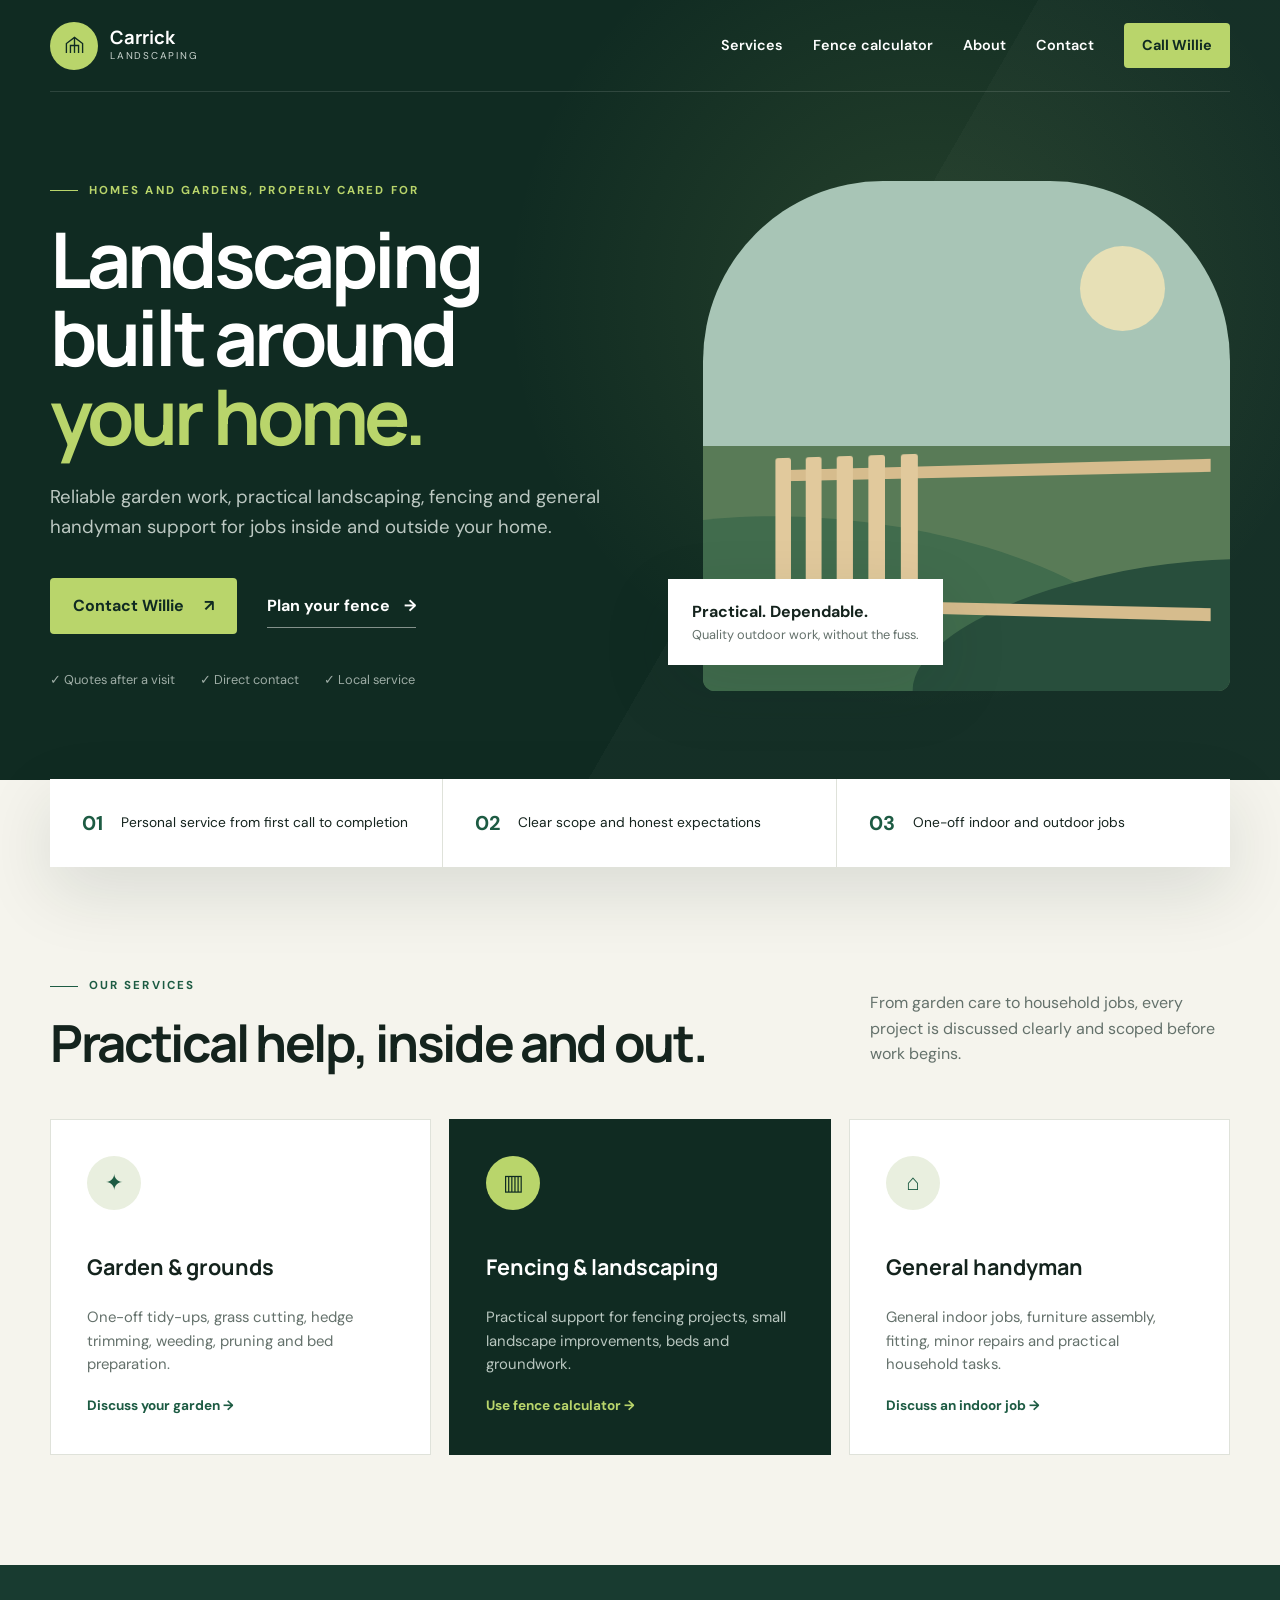
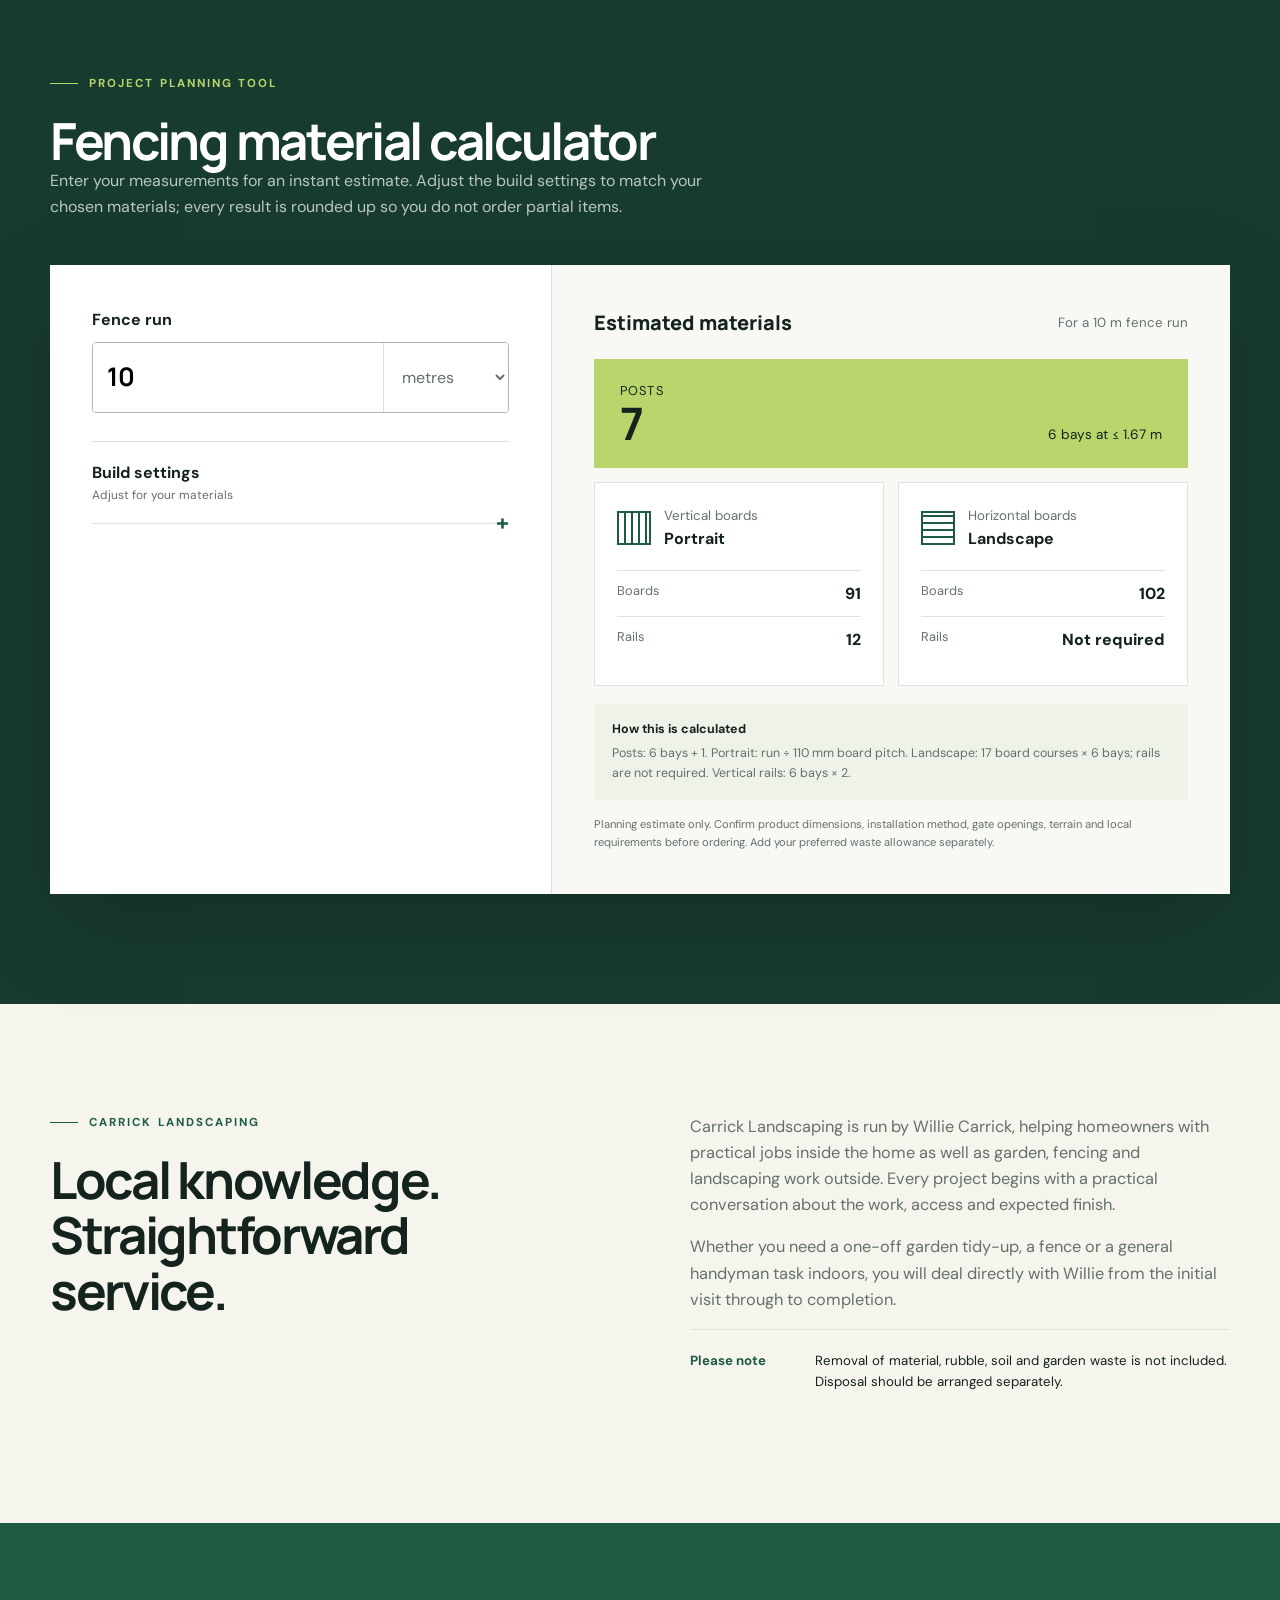
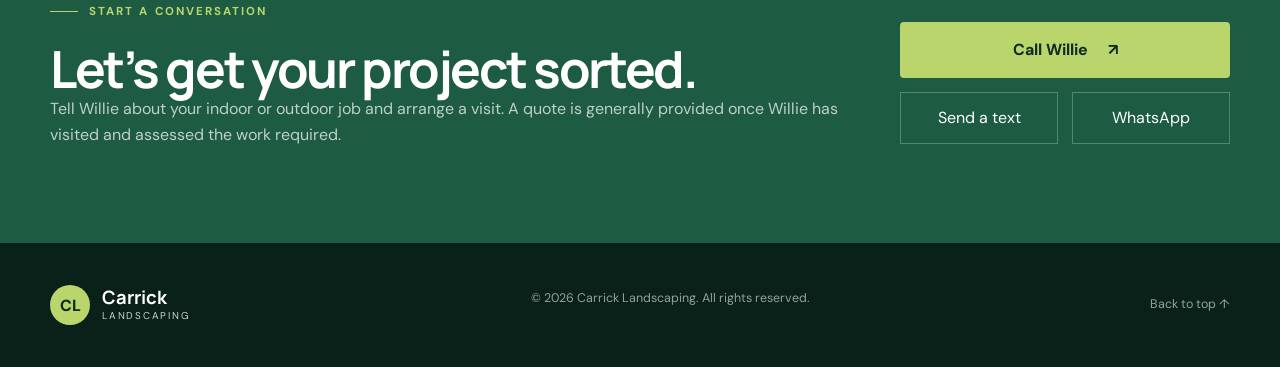
<file: index.html>
<!doctype html>
<html lang="en-GB">
<head>
  <meta charset="utf-8">
  <meta name="viewport" content="width=device-width, initial-scale=1">
  <meta name="theme-color" content="#102b22">
  <title>Carrick Landscaping | Landscaping, Fencing & Handyman Services</title>
  <meta name="description" content="Dependable landscaping, fencing and general handyman services for jobs inside and outside the home. Plan fencing with our free calculator.">
  <link rel="preconnect" href="https://fonts.googleapis.com">
  <link rel="preconnect" href="https://fonts.gstatic.com" crossorigin>
  <link href="https://fonts.googleapis.com/css2?family=DM+Sans:wght@400;500;600;700&family=Manrope:wght@600;700;800&display=swap" rel="stylesheet">
  <link rel="stylesheet" href="styles.css">
  <script src="script.js" defer></script>
</head>
<body>
  <header class="site-header" id="top">
    <nav class="nav shell" aria-label="Main navigation">
      <a class="brand" href="#top" aria-label="Carrick Landscaping home">
        <span class="brand-mark" aria-hidden="true"><svg viewBox="0 0 40 40"><path d="M8 31V17l12-9 12 9v14M14 31V20h12v11"/><path d="M20 8v23"/></svg></span>
        <span><strong>Carrick</strong><small>Landscaping</small></span>
      </a>
      <button class="nav-toggle" type="button" aria-label="Open navigation menu" aria-expanded="false"><span></span><span></span><span></span></button>
      <div class="nav-links">
        <a href="#services">Services</a><a href="#calculator">Fence calculator</a><a href="#about">About</a><a href="#contact">Contact</a>
        <a class="button button-small" href="tel:+447376904595">Call Willie</a>
      </div>
    </nav>

    <div class="hero shell">
      <div class="hero-copy">
        <p class="eyebrow"><span></span> Homes and gardens, properly cared for</p>
        <h1>Landscaping built around <em>your home.</em></h1>
        <p class="lead">Reliable garden work, practical landscaping, fencing and general handyman support for jobs inside and outside your home.</p>
        <div class="actions"><a class="button" href="#contact">Contact Willie <span>↗</span></a><a class="text-link" href="#calculator">Plan your fence <span>→</span></a></div>
        <div class="trust-row"><span>✓ Quotes after a visit</span><span>✓ Direct contact</span><span>✓ Local service</span></div>
      </div>
      <div class="hero-visual" aria-hidden="true">
        <div class="landscape-art"><div class="sun"></div><div class="hill hill-one"></div><div class="hill hill-two"></div><div class="fence"><i></i><i></i><i></i><i></i><i></i></div></div>
        <div class="floating-card"><strong>Practical. Dependable.</strong><span>Quality outdoor work, without the fuss.</span></div>
      </div>
    </div>
  </header>

  <main>
    <section class="stats shell" aria-label="Service benefits"><div><strong>01</strong><span>Personal service from first call to completion</span></div><div><strong>02</strong><span>Clear scope and honest expectations</span></div><div><strong>03</strong><span>One-off indoor and outdoor jobs</span></div></section>

    <section class="section shell" id="services">
      <div class="section-heading"><div><p class="eyebrow dark"><span></span> Our services</p><h2>Practical help, inside and out.</h2></div><p>From garden care to household jobs, every project is discussed clearly and scoped before work begins.</p></div>
      <div class="service-grid">
        <article><span class="service-icon">✦</span><h3>Garden & grounds</h3><p>One-off tidy-ups, grass cutting, hedge trimming, weeding, pruning and bed preparation.</p><a href="#contact">Discuss your garden →</a></article>
        <article class="featured"><span class="service-icon">▥</span><h3>Fencing & landscaping</h3><p>Practical support for fencing projects, small landscape improvements, beds and groundwork.</p><a href="#calculator">Use fence calculator →</a></article>
        <article><span class="service-icon">⌂</span><h3>General handyman</h3><p>General indoor jobs, furniture assembly, fitting, minor repairs and practical household tasks.</p><a href="#contact">Discuss an indoor job →</a></article>
      </div>
    </section>

    <section class="calculator-section" id="calculator">
      <div class="shell">
        <div class="calculator-intro"><p class="eyebrow light"><span></span> Project planning tool</p><h2>Fencing material calculator</h2><p>Enter your measurements for an instant estimate. Adjust the build settings to match your chosen materials; every result is rounded up so you do not order partial items.</p></div>
        <form class="calculator" id="fence-calculator">
          <div class="calculator-inputs">
            <div class="primary-input">
              <label for="distance">Fence run</label>
              <div class="input-combo"><input id="distance" name="distance" type="number" min="0.1" step="0.1" value="10" required inputmode="decimal"><select id="unit" name="unit" aria-label="Distance unit"><option value="metres">metres</option><option value="feet">feet</option></select></div>
            </div>
            <details>
              <summary>Build settings <span>Adjust for your materials</span></summary>
              <div class="settings-grid">
                <label>Fence height <span><input id="height" type="number" min="0.1" step="0.01" value="6"><select id="height-unit" aria-label="Height unit"><option value="metres">m</option><option value="feet" selected>ft</option></select></span></label>
                <label>Maximum post spacing <span><input id="post-spacing" type="number" min="0.1" step="0.01" value="6"><select id="spacing-unit" aria-label="Spacing unit"><option value="metres">m</option><option value="feet" selected>ft</option></select></span></label>
                <label>Board face width <span><input id="board-width" type="number" min="1" step="1" value="100"><b>mm</b></span></label>
                <label>Gap between boards <span><input id="board-gap" type="number" min="0" step="1" value="10"><b>mm</b></span></label>
                <label>Rails per bay (vertical) <span><input id="rails-per-bay" type="number" min="1" step="1" value="2"><b>rails</b></span></label>
              </div>
            </details>
            <p class="form-error" id="calculator-error" role="alert"></p>
          </div>
          <div class="results" aria-live="polite">
            <div class="results-head"><span>Estimated materials</span><small id="run-summary">For a 10 m fence run</small></div>
            <div class="result-common"><div><span>Posts</span><strong id="posts-result">7</strong></div><p id="bay-summary">6 bays at ≤ 1.67 m</p></div>
            <div class="orientation-grid">
              <article><div class="orientation-title"><span class="board-icon vertical"></span><div><small>Vertical boards</small><strong>Portrait</strong></div></div><dl><div><dt>Boards</dt><dd id="vertical-boards-result">91</dd></div><div><dt>Rails</dt><dd id="rails-result">12</dd></div></dl></article>
              <article><div class="orientation-title"><span class="board-icon horizontal"></span><div><small>Horizontal boards</small><strong>Landscape</strong></div></div><dl><div><dt>Boards</dt><dd id="horizontal-boards-result">102</dd></div><div><dt>Rails</dt><dd>Not required</dd></div></dl></article>
            </div>
            <div class="calculation-note"><strong>How this is calculated</strong><p id="formula-summary"></p></div>
            <p class="disclaimer">Planning estimate only. Confirm product dimensions, installation method, gate openings, terrain and local requirements before ordering. Add your preferred waste allowance separately.</p>
          </div>
        </form>
      </div>
    </section>

    <section class="section about shell" id="about">
      <div><p class="eyebrow dark"><span></span> Carrick Landscaping</p><h2>Local knowledge. Straightforward service.</h2></div>
      <div><p>Carrick Landscaping is run by Willie Carrick, helping homeowners with practical jobs inside the home as well as garden, fencing and landscaping work outside. Every project begins with a practical conversation about the work, access and expected finish.</p><p>Whether you need a one-off garden tidy-up, a fence or a general handyman task indoors, you will deal directly with Willie from the initial visit through to completion.</p><div class="notice"><strong>Please note</strong><span>Removal of material, rubble, soil and garden waste is not included. Disposal should be arranged separately.</span></div></div>
    </section>

    <section class="contact-section" id="contact"><div class="shell contact-wrap"><div><p class="eyebrow light"><span></span> Start a conversation</p><h2>Let’s get your project sorted.</h2><p>Tell Willie about your indoor or outdoor job and arrange a visit. A quote is generally provided once Willie has visited and assessed the work required.</p></div><div class="contact-buttons"><a class="button button-light" href="tel:+447376904595">Call Willie <span>↗</span></a><a href="sms:+447376904595">Send a text</a><a href="https://wa.me/447376904595" target="_blank" rel="noopener">WhatsApp</a></div></div></section>
  </main>

  <footer><div class="shell footer-wrap"><a class="brand footer-brand" href="#top"><span class="brand-mark" aria-hidden="true">CL</span><span><strong>Carrick</strong><small>Landscaping</small></span></a><p>© <span id="year"></span> Carrick Landscaping. All rights reserved.</p><a href="#top">Back to top ↑</a></div></footer>
</body>
</html>
</file>
<file: styles.css>
:root{--ink:#14231d;--forest:#102b22;--green:#1d5b43;--lime:#b9d56b;--paper:#f5f4ed;--white:#fff;--muted:#64716b;--line:#dfe2da;--display:"Manrope",sans-serif;--body:"DM Sans",sans-serif;--shadow:0 24px 70px rgba(16,43,34,.12)}
*{box-sizing:border-box}html{scroll-behavior:smooth}body{margin:0;color:var(--ink);background:var(--paper);font-family:var(--body);line-height:1.6}a{color:inherit;text-decoration:none}h1,h2,h3,p{margin-top:0}.shell{width:min(1180px,calc(100% - 48px));margin-inline:auto}.site-header{min-height:780px;color:#fff;background:var(--forest);overflow:hidden;position:relative}.site-header:before{content:"";position:absolute;inset:0;background:radial-gradient(circle at 72% 38%,rgba(185,213,107,.13),transparent 26rem),linear-gradient(120deg,transparent 60%,rgba(255,255,255,.025) 60%);pointer-events:none}.nav{height:92px;display:flex;align-items:center;justify-content:space-between;position:relative;z-index:10;border-bottom:1px solid rgba(255,255,255,.12)}.brand{display:flex;align-items:center;gap:12px}.brand-mark{width:48px;height:48px;display:grid;place-items:center;border-radius:50%;color:var(--forest);background:var(--lime);font-weight:800}.brand-mark svg{width:27px;fill:none;stroke:currentColor;stroke-width:2}.brand strong,.brand small{display:block}.brand strong{font-family:var(--display);font-size:1.15rem;line-height:1.15}.brand small{text-transform:uppercase;letter-spacing:.18em;color:#cbd5d0;font-size:.62rem}.nav-links{display:flex;align-items:center;gap:30px;font-size:.9rem;font-weight:600}.nav-links>a:not(.button):hover{color:var(--lime)}.button{display:inline-flex;align-items:center;justify-content:center;gap:20px;padding:15px 23px;border-radius:4px;background:var(--lime);color:var(--forest);font-weight:700;transition:transform .2s,background .2s}.button:hover{transform:translateY(-2px);background:#c9e27e}.button-small{padding:11px 18px;gap:10px}.nav-toggle{display:none;background:none;border:0;padding:10px}.nav-toggle span{display:block;width:24px;height:2px;margin:5px;background:#fff}.hero{min-height:688px;display:grid;grid-template-columns:1.05fr .95fr;align-items:center;gap:70px;position:relative}.hero-copy{padding:76px 0}.eyebrow{display:flex;align-items:center;gap:11px;margin-bottom:20px;text-transform:uppercase;letter-spacing:.18em;font-size:.72rem;font-weight:700;color:var(--lime)}.eyebrow span{width:28px;height:1px;background:currentColor}.hero h1{font-family:var(--display);font-size:clamp(3.4rem,6vw,5.8rem);line-height:1.02;letter-spacing:-.05em;margin-bottom:28px}.hero h1 em{display:block;color:var(--lime);font-style:normal}.lead{max-width:650px;color:#bcc8c2;font-size:1.16rem}.actions{display:flex;align-items:center;gap:30px;margin:36px 0}.text-link{font-weight:700;border-bottom:1px solid #84918b;padding:9px 0}.text-link span{margin-left:10px}.trust-row{display:flex;gap:25px;flex-wrap:wrap;color:#9eada6;font-size:.8rem}.trust-row span:before{color:var(--lime)}.hero-visual{height:510px;position:relative}.landscape-art{position:absolute;inset:0;overflow:hidden;border-radius:180px 180px 12px 12px;background:linear-gradient(#a8c5b6 0 52%,#597b57 52%)}.sun{position:absolute;top:65px;right:65px;width:85px;height:85px;border-radius:50%;background:#e7e0b6}.hill{position:absolute;border-radius:50% 50% 0 0}.hill-one{height:270px;width:650px;left:-180px;bottom:-100px;background:#416c4d;transform:rotate(7deg)}.hill-two{height:180px;width:500px;right:-180px;bottom:-55px;background:#284e3c;transform:rotate(-9deg)}.fence{position:absolute;bottom:76px;left:55px;right:35px;height:150px;border-top:12px solid #d6bc8d;border-bottom:12px solid #d6bc8d;transform:perspective(400px) rotateY(-8deg)}.fence i{display:inline-block;width:18px;height:185px;background:#e1c99c;margin:-25px 17px 0 0;border-radius:3px}.floating-card{position:absolute;left:-35px;bottom:26px;padding:20px 24px;background:#fff;color:var(--ink);box-shadow:var(--shadow)}.floating-card strong,.floating-card span{display:block}.floating-card span{color:var(--muted);font-size:.8rem}.stats{display:grid;grid-template-columns:repeat(3,1fr);background:#fff;margin-top:-1px;box-shadow:var(--shadow);position:relative;z-index:2}.stats div{display:flex;align-items:center;gap:18px;padding:28px 32px;border-right:1px solid var(--line)}.stats div:last-child{border:0}.stats strong{color:var(--green);font-size:1.25rem}.stats span{font-size:.86rem;line-height:1.4}.section{padding-block:110px}.section-heading{display:grid;grid-template-columns:1fr 360px;gap:80px;align-items:end;margin-bottom:48px}.eyebrow.dark{color:var(--green)}.section-heading h2,.calculator-intro h2,.about h2,.contact-wrap h2{font-family:var(--display);font-size:clamp(2.4rem,4vw,4rem);line-height:1.08;letter-spacing:-.045em;margin-bottom:0}.section-heading>p{color:var(--muted);margin-bottom:4px}.service-grid{display:grid;grid-template-columns:repeat(3,1fr);gap:18px}.service-grid article{padding:36px;background:#fff;border:1px solid var(--line);min-height:300px;transition:transform .25s,box-shadow .25s}.service-grid article:hover{transform:translateY(-5px);box-shadow:var(--shadow)}.service-grid .featured{background:var(--forest);color:#fff;border-color:var(--forest)}.service-icon{width:54px;height:54px;border-radius:50%;display:grid;place-items:center;background:#e9efdf;color:var(--green);font-size:1.4rem;margin-bottom:40px}.featured .service-icon{background:var(--lime);color:var(--forest)}.service-grid h3{font-family:var(--display);font-size:1.35rem}.service-grid p{color:var(--muted);font-size:.93rem}.featured p{color:#b9c7c0}.service-grid a{font-weight:700;font-size:.85rem;color:var(--green)}.featured a{color:var(--lime)}
.calculator-section{padding:110px 0;background:#183b30;color:#fff}.calculator-intro{max-width:790px;margin-bottom:45px}.eyebrow.light{color:var(--lime)}.calculator-intro p:last-child{color:#b8c7c0;max-width:700px}.calculator{display:grid;grid-template-columns:.85fr 1.15fr;background:#fff;color:var(--ink);box-shadow:0 30px 90px rgba(0,0,0,.2)}.calculator-inputs{padding:42px;border-right:1px solid var(--line)}.primary-input label{display:block;font-weight:700;margin-bottom:10px}.input-combo{display:grid;grid-template-columns:1fr 125px;border:1px solid #aeb8b2;border-radius:4px;overflow:hidden}.input-combo input,.input-combo select{border:0;background:#fff;padding:14px;font:inherit}.input-combo input{font-family:var(--display);font-size:1.6rem;font-weight:700;width:100%}.input-combo select{border-left:1px solid var(--line);color:var(--muted)}details{margin-top:28px;border-top:1px solid var(--line);border-bottom:1px solid var(--line)}summary{padding:18px 0;cursor:pointer;font-weight:700;list-style:none}summary::-webkit-details-marker{display:none}summary:after{content:"+";float:right;color:var(--green);font-size:1.4rem}details[open] summary:after{content:"−"}summary span{display:block;color:var(--muted);font-size:.75rem;font-weight:400}.settings-grid{display:grid;gap:14px;padding-bottom:22px}.settings-grid>label{display:flex;align-items:center;justify-content:space-between;gap:12px;font-size:.8rem}.settings-grid label>span{display:flex;border:1px solid var(--line);border-radius:3px;overflow:hidden}.settings-grid input,.settings-grid select,.settings-grid b{width:68px;border:0;background:#f4f5f1;padding:8px;font:inherit}.settings-grid select,.settings-grid b{width:44px;border-left:1px solid var(--line);color:var(--muted);font-weight:500}.form-error{min-height:24px;color:#b43838;font-size:.8rem;margin:14px 0 0}.results{padding:42px;background:#f8f8f4}.results-head{display:flex;justify-content:space-between;align-items:center;margin-bottom:20px}.results-head span{font-family:var(--display);font-weight:800;font-size:1.25rem}.results-head small{color:var(--muted)}.result-common{display:flex;align-items:end;justify-content:space-between;background:var(--lime);padding:22px 26px;margin-bottom:14px}.result-common div span,.result-common div strong{display:block}.result-common div span{font-size:.8rem;text-transform:uppercase;letter-spacing:.1em}.result-common div strong{font-family:var(--display);font-size:2.8rem;line-height:1}.result-common p{margin:0;font-size:.85rem}.orientation-grid{display:grid;grid-template-columns:1fr 1fr;gap:14px}.orientation-grid article{background:#fff;border:1px solid var(--line);padding:22px}.orientation-title{display:flex;gap:13px;align-items:center;margin-bottom:18px}.orientation-title small,.orientation-title strong{display:block}.orientation-title small{color:var(--muted)}.board-icon{width:34px;height:34px;border:2px solid var(--green);background:repeating-linear-gradient(90deg,transparent 0 5px,var(--green) 5px 7px)}.board-icon.horizontal{background:repeating-linear-gradient(0deg,transparent 0 5px,var(--green) 5px 7px)}dl,dd{margin:0}dl>div{display:flex;justify-content:space-between;border-top:1px solid var(--line);padding:10px 0}dt{color:var(--muted);font-size:.8rem}dd{font-weight:800}.calculation-note{margin-top:18px;padding:16px 18px;background:#eef2e9;font-size:.78rem}.calculation-note p{margin:4px 0 0;color:var(--muted)}.disclaimer{color:var(--muted);font-size:.7rem;margin:16px 0 0}.about{display:grid;grid-template-columns:1fr 1fr;gap:100px}.about>div:last-child>p{color:var(--muted);font-size:1.02rem}.notice{display:grid;grid-template-columns:105px 1fr;gap:20px;padding:20px 0;border-top:1px solid var(--line);font-size:.83rem}.notice strong{color:var(--green)}.contact-section{background:var(--green);color:#fff;padding:80px 0}.contact-wrap{display:flex;justify-content:space-between;align-items:center;gap:50px}.contact-wrap h2{max-width:650px}.contact-wrap p{color:#bed0c8}.contact-buttons{display:grid;grid-template-columns:1fr 1fr;gap:14px;min-width:330px}.contact-buttons .button{grid-column:1/-1}.contact-buttons>a:not(.button){text-align:center;border:1px solid rgba(255,255,255,.25);padding:12px}.button-light{background:var(--lime)}footer{background:#0a2119;color:#fff;padding:42px 0}.footer-wrap{display:flex;align-items:center;justify-content:space-between;gap:30px}.footer-brand .brand-mark{width:40px;height:40px}.footer-wrap p,.footer-wrap>a:last-child{color:#91a29a;font-size:.78rem}
@media(max-width:900px){.nav-links{position:fixed;inset:92px 0 auto 0;background:var(--forest);padding:30px 24px;display:none;flex-direction:column;align-items:stretch}.nav-open .nav-links{display:flex}.nav-toggle{display:block}.hero{grid-template-columns:1fr}.hero-visual{display:none}.site-header{min-height:auto}.hero{min-height:650px}.stats{grid-template-columns:1fr}.stats div{border-right:0;border-bottom:1px solid var(--line)}.service-grid{grid-template-columns:1fr}.calculator{grid-template-columns:1fr}.calculator-inputs{border-right:0;border-bottom:1px solid var(--line)}.section-heading,.about{grid-template-columns:1fr;gap:30px}.section-heading>p{max-width:600px}.contact-wrap{display:block}.contact-buttons{margin-top:30px;max-width:400px}}
@media(max-width:600px){.shell{width:min(100% - 30px,1180px)}.nav{height:78px}.nav-links{top:78px}.hero{min-height:610px}.hero h1{font-size:3.25rem}.actions{align-items:flex-start;flex-direction:column}.trust-row{gap:9px;flex-direction:column}.stats{width:100%}.section,.calculator-section{padding-block:78px}.section-heading{margin-bottom:30px}.calculator-inputs,.results{padding:25px 20px}.orientation-grid{grid-template-columns:1fr}.results-head{align-items:flex-start;flex-direction:column}.settings-grid>label{align-items:flex-start;flex-direction:column}.about{gap:35px}.contact-buttons{min-width:0}.footer-wrap{align-items:flex-start;flex-direction:column}.footer-brand{display:none}}
@media(prefers-reduced-motion:reduce){html{scroll-behavior:auto}.button,.service-grid article{transition:none}}
</file>
